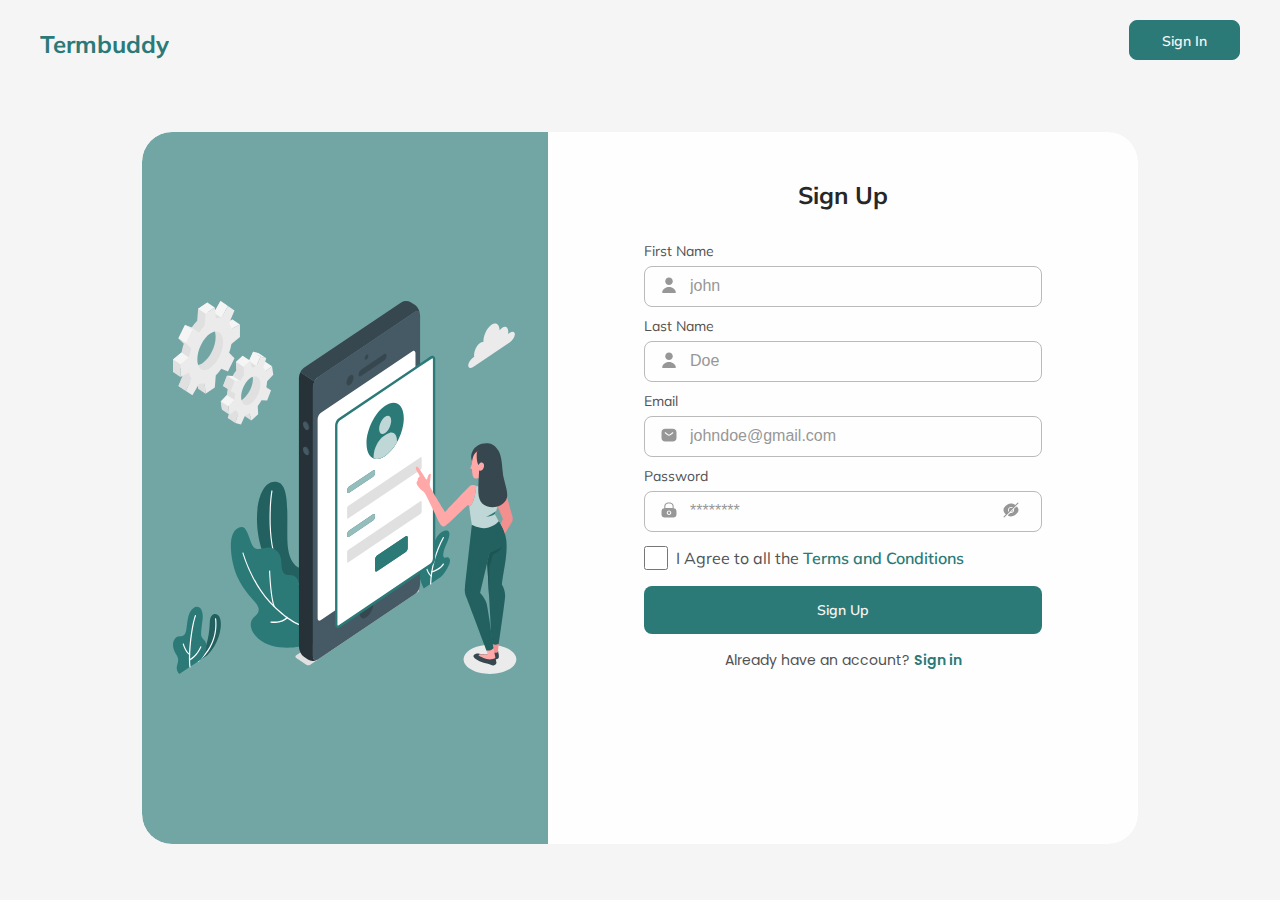
<file: index.html>
<!DOCTYPE html>
<html lang="en">
<head>
    <script src="signUp.js" defer></script>
    <meta charset="UTF-8">
    <meta http-equiv="X-UA-Compatible" content="IE=edge">
    <meta name="viewport" content="width=device-width, initial-scale=1.0">
    <link rel="stylesheet" href="css/signUp.css">
    <title>Sign Up</title>
</head>
<body>
    <header class="header">
        <nav class="nav container_two">
            <h1 class="logo"><a href="#">Termbuddy</a></h1>
            <button class="btn" >
                <a href="#"  class="link_"> Sign In</a>
            </button>
        </nav>
    </header>
    <main>
        <section class="sign_up_section">
                <div class="split container">
                       <div class="img_part">
                           <img src="img/amico.svg" alt="hero" class="hero_img">
                       </div>
                       <div class="form_part">
                        <!--placeholder method will hook to backend later-->
                        <form action="#" name="signUp" class="form" id="form" method="post">
                            <h1 class=" section_title sign_up">Sign up</h1>
                                <div class="form_field ">
                                    <label for="firstName" class="input">First Name</label>
                                    <div class="svg_con">
                                       <input type="text" class=" input_field" placeholder="john" name="firstName" id="firstName">
                                       <img src="img/user.svg" alt="" class="x_icon">
                                       <small>
                                           <img src="img/Icons.svg" alt="" class="error">
                                           First Name cannot be empty
                                        </small>
                                    </div>
                                </div>

                                <div class="form_field ">
                                     <label for="lastName" class="input">Last Name</label>
                                     <div class="svg_con">
                                        <input type="text" class=" input_field" placeholder="Doe" name="lastName" id="lastName">
                                         <img src="img/user.svg" alt="" class="x_icon">
                                         <small>
                                             <img src="img/Icons.svg" alt="" class="error">
                                             Last Name cannot be empty
                                        </small>
                                        </div>
                                </div>
                
                                <div class="form_field">
                                    <label for="email" class="input">Email</label>
                                    <div class="svg_con">
                                       <input type="text" class=" input_field" placeholder="johndoe@gmail.com" name="email" id="email">
                                        <img src="img/sms.svg" alt="" class="x_icon">
                                        <small>
                                            <img src="img/Icons.svg" alt="" class="error">
                                            Provide a valid email address
                                        </small>
                                     </div>
                                </div>
                               
                                <div class="form_field">
                                   <label for="password" class="input">Password</label>
                                   <div class="svg_con">
                                       <input type="password" class="input_field xx" placeholder="********" name="password" id="password">
                                        <img src="img/lock.svg" alt="" class="x_icon">
                                        <img src="img/eye-slash.svg" alt="" class="x_icon_two">
                                        <small class="pass_err">
                                            <img src="img/Icons.svg" alt="" class="error">
                                            <p >Enter a password which should at least be a  minimum of 8 characters including a minimum  of 1 number, an uppercase letter and a special character [!@#$%^&*]</p>
                                        </small>
                                        </div>
                                </div>
                                
                                <div class="check_area">
                                <label for="checkbox" class="input">
                                  <div class="svg_con_two">
                                   <input type="checkbox" class=" inp" name="checkbox"  id="checkbox" >
                                     <p class="terms_two">I Agree to all the <a href="#" class="terms">Terms and Conditions</a></p>
                                     </div>
                                     <small class="pass_err">
                                        <img src="img/Icons.svg" alt="" class="error">
                                        <p>please agree to the terms and conditions</p>
                                    </small>
                                </label>
                                </div>
                                <button class="btn_alt btn_altt" data-item="Sign In">
                                    <a href="#"  class="link_"> Sign Up</a>
                                </button>
                        </form>
                        <div class="form_bottom">
                            <p class="section_title_normal">Already have an account? <a href="#">Sign in</a> </p>
                        </div>
                       </div>
        </section>
    </main>
    
</body>
</html>
</file>
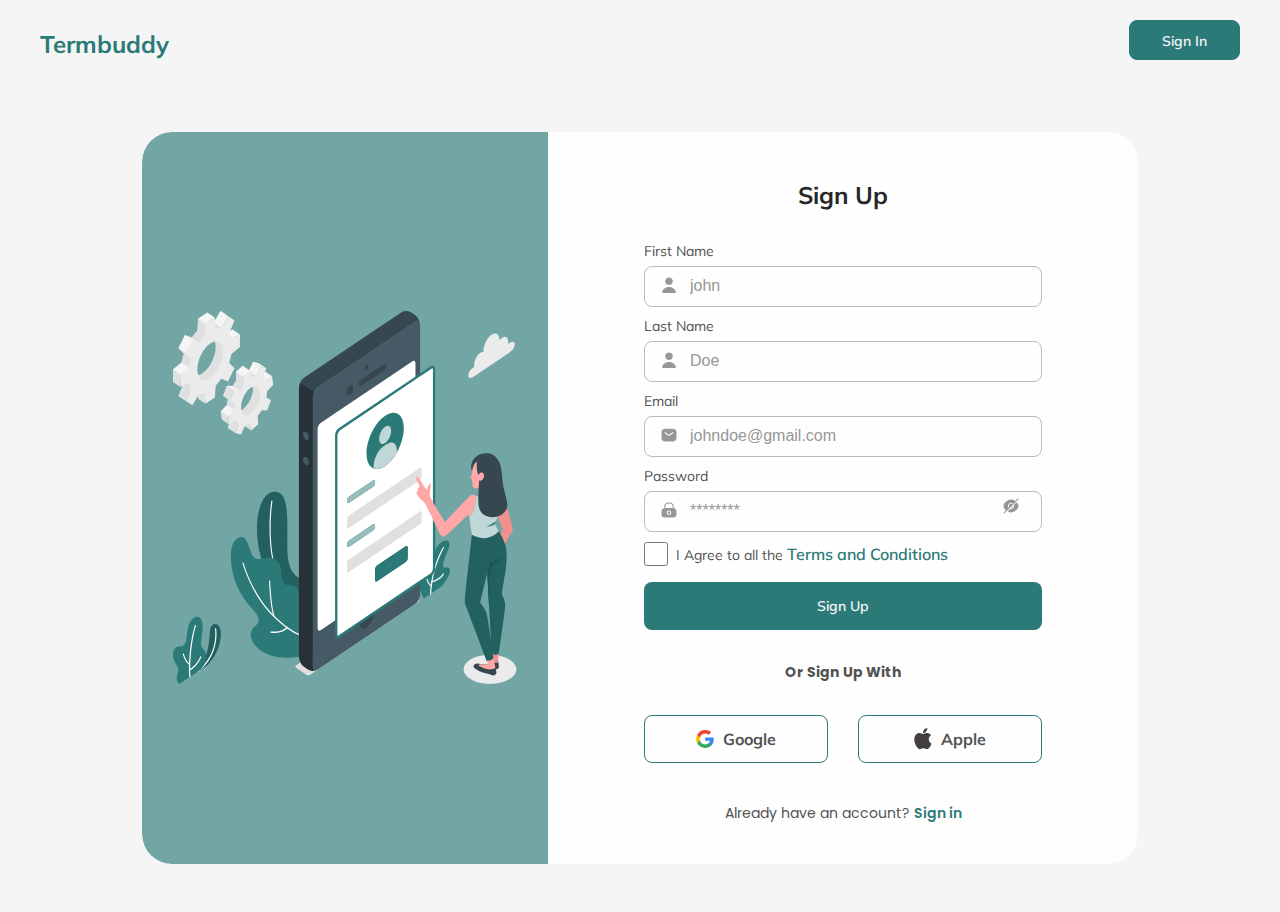
<file: signUp.html>
<!DOCTYPE html>
<html lang="en">
<head>
    <script src="signUp.js" defer></script>
    <meta charset="UTF-8">
    <meta http-equiv="X-UA-Compatible" content="IE=edge">
    <meta name="viewport" content="width=device-width, initial-scale=1.0">
    <link rel="stylesheet" href="css/signUp.css">
    <title>Document</title>
</head>
<body>
    <header>
        <nav class="nav container_two">
            <h1 class="logo"><a href="#">Termbuddy</a></h1>
            <button class="btn btn_altt" data-item="Sign In">
                <a href="#"  class="link_"> Sign In</a>
            </button>
        </nav>
    </header>
    <main>
        <section class="sign_up_section">
                <div class="split container">
                       <div class="img_part">
                           <img src="img/amico.svg" alt="hero" class="hero_img">
                       </div>
                       <div class="form_part">
                        <!--placeholder method will hook to backend later-->
                        <form action="#" name="signUp" class="form" id="form" method="post">
                            <h1 class=" section_title sign_up">Sign up</h1>
                                <div class="form_field ">
                                    <label for="firstName" class="input">First Name</label>
                                    <div class="svg_con">
                                       <input type="text" class=" input_field" placeholder="john" name="firstName" id="firstName">
                                       <img src="img/user.svg" alt="" class="x_icon">
                                       <small>
                                           <img src="img/Icons.svg" alt="" class="error">
                                           First Name cannot be empty
                                        </small>
                                    </div>
                                </div>

                                <div class="form_field ">
                                     <label for="lastName" class="input">Last Name</label>
                                     <div class="svg_con">
                                        <input type="text" class=" input_field" placeholder="Doe" name="lastName" id="lastName">
                                         <img src="img/user.svg" alt="" class="x_icon">
                                         <small>
                                             <img src="img/Icons.svg" alt="" class="error">
                                             Last Name cannot be empty
                                        </small>
                                        </div>
                                </div>
                
                                <div class="form_field">
                                    <label for="email" class="input">Email</label>
                                    <div class="svg_con">
                                       <input type="text" class=" input_field" placeholder="johndoe@gmail.com" name="email" id="email">
                                        <img src="img/sms.svg" alt="" class="x_icon">
                                        <small>
                                            <img src="img/Icons.svg" alt="" class="error">
                                            Provide a valid email address
                                        </small>
                                     </div>
                                </div>
                               
                                <div class="form_field">
                                   <label for="password" class="input">Password</label>
                                   <div class="svg_con">
                                       <input type="password" class="input_field " placeholder="********" name="password" id="password">
                                        <img src="img/lock.svg" alt="" class="x_icon">
                                        <img src="img/eye-slash.svg" alt="" class="x_icon_two">
                                        <small class="pass_err">
                                            <img src="img/Icons.svg" alt="" class="error">
                                            <p >Enter a password which should at least be a  minimum of 8 characters including a minimum  of 1 number, an uppercase letter and a special character [!@#$%^&*]</p>
                                        </small>
                                        </div>
                                </div>
                                
                                <div class="check_area">
                                <label for="checkbox" class="input">
                                  <div class="svg_con_two">
                                   <input type="checkbox" class=" inp" name="checkbox"  id="checkbox" >
                                     <p >I Agree to all the <a href="#" class="terms">Terms and Conditions</a></p>
                                     </div>
                                     <small class="pass_err">
                                        <img src="img/Icons.svg" alt="" class="error">
                                        <p>please agree to the terms and conditions</p>
                                    </small>
                                </label>
                                </div>
                                <button class="btn_alt btn_altt" data-item="Sign In">
                                    <a href="#"  class="link_"> Sign Up</a>
                                </button>
                        </form>
                        <div class="form_bottom">
                            <h2 class="section_title section_title_normal">Or Sign Up with</h2>
                            <div class="sign_up_other">
                                <button class="btn_other">
                                    <img src="img/Group.svg" alt="google logo" class="z_icon">
                                     Google
                                </button>
                                <button class="btn_other">
                                    <img src="img/apple_logo.svg" alt="apple logo" class="z_icon">
                                    Apple
                                </button>
                            </div>
                            <p class="section_title_normal">Already have an account? <a href="#">Sign in</a> </p>
                        </div>
                       </div>
        </section>
    </main>
    
</body>
</html>
</file>
<file: css/signUp.css>
@import url('https://fonts.googleapis.com/css2?family=Mulish:wght@200;300;400;500;600;700&family=Poppins:wght@300;400;500;600&display=swap');

/* font-family: 'Mulish', sans-serif;

font-family: 'Poppins', sans-serif; */

:root{
    --primary-color:#72A6A5;
    --secondary-color:#2B7A78;
    --alternate-color:#196360;
    --body-color:#F5F5F5;
    --body-color-alt:#FEFEFE;
    --section-heading-color:#272727;
    --section-size:24px;
    --text-color:#525252;
    --img-bg: #B8D3D2;
    --alert:#F9C3B4;
    --place-holder-icon-color:#979797;
    --place-icon-size:18px;
    --primary-font:'Mulish', sans-serif;
    --alt-font:'Poppins', sans-serif;
    --text-size:14px;
    --margin-ss:1rem;
    --margin-sm:1.5rem;
    --margin-sx:2rem;
    --margin-sl:2.5rem;
    --margin-xl:3rem;
    --padding-ss:1rem;
    --padding-sm:1.5rem;
    --padding-sx:2rem;
    --padding-sl:2.5rem;
    --padding-xl:3rem;
    --btn-padding:8px 32px;
    --btn-padding-two:8px 32px;
}

*{
    padding: 0;
    margin: 0;
    list-style: none;
    text-decoration: none;
    box-sizing: border-box;
    overflow-x: hidden;
}

html{
    scroll-behavior: smooth;
}
body{
    background-color: var(--body-color);
    color: var(--text-color);
    font-family: var(--primary-font);
    font-size: var(--text-size);
    overflow-x: hidden;
}
img{
    max-width: 100%;
}
button,
input{
    border: none;
}
input{
    border: 1px solid #BABABA;
    border-radius: 8px;
    background-color:var(--body-color-alt);
}
input[type='checkbox'] {
    accent-color:var(--secondary-color);
}
input:focus{   
    border: 1.9px solid var(--primary-color);
    outline: none;
}
input.inp{
    width: 24px;
    height: 24px;
}

button{
    cursor: pointer;
}


.section_title{
    font-size: var(--section-size);
    color:var(--section-heading-color);
    font-weight: 700;
    text-align: center;
    text-transform: capitalize;
    margin:1rem;
}
.section_title_normal{
    text-align: center;
    font-size: var(--text-size);
    font-family: var( --alt-font);
    color: var(--text-color)
}
.section_title_normal a{
    font-weight: 600;
    color:var(--secondary-color);
}
.container{
    max-width: 996px;
    margin-left: .5rem;
    margin-right: .5rem;
}
.container_two{
    max-width: 1200px;
    margin-left: var( --margin-ss);
    margin-right: var( --margin-ss);
}

/*******************************************************Nav*****************************************/
.header{
    height: 84px;
    background-color: var(--body-color);
    box-shadow: 0px 2px 4px rgba(0, 0, 0, 0.25);
}

.nav{
    display: flex;
    align-items: flex-end;
    justify-content: space-between;
    height: 84px;
    padding-bottom: 10px;
}
.logo a{
    font-size: var(--section-size);
    color:var(--secondary-color);
    font-family: 700;
}
/******************************************************Buttons**************************************************/
.btn{
    position: relative;
    font-weight: 700;
    min-width: 84px;
    max-width: 120px;
    height: 40px;
    border: 1px solid var(--secondary-color);
    background: var(--body-color);
    border-radius: 8px;
    padding:var(--btn-padding-two);
    font-family: var(--primary-font);
}
.btn::before{
    position: absolute;
    content: "";
    background-color:#07302e;
    width: 110px;
    height: 38px;
    border-radius:7px;
    opacity:0;
    top: 0;
    left: 0;
    transition: all .4s;
}

.btn:active:before{
    position: absolute;
    content: "";
    width: 110px;
    height: 38px;
    border-radius:7px;
    opacity: 1;
    top: 0;
    left: 0;
    transition:all .5s;
}
.link_{
    font-size: var(--text-size);
    color:var(--secondary-color);
    font-weight: 600;
}
.btn_alt{
    position: relative;
    font-weight: 700;
    background-color: var(--secondary-color);
    min-width: 150px;
    max-width: 500px;
    height: 48px;
    margin-top: 5px;
    font-family: var(--primary-font);
    cursor: pointer;
    border-radius: 8px;
    margin-top: .5rem;
}

.btn_alt::before{
    position: absolute;
    content: "";
    background-color:var(--alternate-color);
    width: 100%;
    height: 47px;
    border-radius:7px;
    opacity:0;
    top: 0;
    left: 0;
    transition: all .8s;
}
.btn_alt:active:before{
    position: absolute;
    content: "";
    min-width: 149px;
    max-width: 440px;
    height: 47px;
    border-radius:7px;
    opacity: 1;
    top: 0;
    left: 0;
    transition:0;
}


.btn_altt{
    padding:var(--btn-padding-two);
    border-radius: 8px;
    background-color: var(--secondary-color);
}
.btn:hover{
    background-color: #dfecec;
}
.btn_altt:hover {
    background-color:var(--alternate-color);
    transition: all .5s;
}

.btn_alt a{
    color: var(--body-color-alt);
}

/*******************************************************Main section***************************************/
.sign_up_section{
    display: grid;
    place-items: center;
}
.form_container{
    width: 100%;
    justify-self: center;
}
.hero_img{
    justify-self: center;
    border-radius: 10px 0 0 10px; 
    max-width: 65%;
}
.split{
    width: 90%;
    min-width: 50%;
    height: 856px;
    display: flex;
    flex-direction: column;
    height: auto;
    background-color:var(--body-color);
    border-radius: 10px;
}
.split_form{
    display: flex;
    flex-direction: column;
}
.img_part{
    border-radius: 10px 10px 0 0; 
    display: grid;
   background-color:var(--body-color);
}
.form_part{
    background-color:var(--body-color-alt);
    padding:10px 14px ;
    border-radius: 15px;
    display: flex;
    flex-direction: column;
    justify-items: center;
    row-gap: 1.5rem;
    margin-top: 2rem;
}
.sign_up_section{
    padding: 3rem 0;
}
.form{
    display: flex;
    flex-direction: column;
}

.input{
    margin-bottom: 5px;
}
.form_field{
    display: flex;
    flex-direction: column;
    position: relative;
    margin-bottom: 10px;  
}
.svg_con{
    position: relative;
}
.svg_con_two{
    display: flex;
    align-items: center;
}

.input_field{
   width: 100%;
   padding: 12px 40px;
   margin-top: 1px;
   position: relative;
}
.x_icon{
    position: absolute;
    width: var( --place-icon-size);
    left: 1rem;
    top: .7rem;
}
.oth{
    position: relative;
}
.x_icon_two{
    position: relative;
    width: var( --place-icon-size);
    left: 90%;
    bottom: 1.7rem;
    cursor: pointer;
}
.check_area{
    margin:-22px 0 8px 0;
}
.form_field .pass_err{
    margin: -15px 0 22px 0;
}
.check_area .svg_con{
    display: flex;
}
.check_area .pass_err{
    margin:6px 0 0 0;
}
.inp{
    margin-right: .5rem;
    cursor: pointer;
}
.input_error{
    position: absolute;
    width: var( --place-icon-size);
    visibility: hidden;
    right: 1rem;
}
.pass_err p{
    width:100%;
}
.terms{
    color:var(--secondary-color);
    font-weight: 600;
    font-size:var(--text-size);
}
.terms_two{
    font-size: var(--text-size);
}
.form_bottom{
    display: flex;
    flex-direction: column;
    justify-content: center;
    margin:-.5rem 0 .5rem 0;
}
.sign_up_other{
    display: flex;
    justify-content: space-between;
    margin-bottom: var(--margin-sl);
}
.btn_other{
    display: flex;
    align-items: center;
    justify-content: center;
    column-gap: 5%;
   /* padding: 12px 10px;*/
    min-width: 140px;
    max-width: 184px;
    font-size: 16px;
    font-weight: 700;
    height: 48px;
    color: var(--text-color);
    border: 1px solid var(--secondary-color);
    border-radius: 8px;
    background:none;
    font-family: var(--primary-font);
}
.z_icon{
    width: var( --place-icon-size);
}
.xx{
    margin-bottom: .3rem;
}
small.pass_err{
    margin: .3rem 0 1rem;
}
small{
    margin-top: .3rem;
    font-size: var(--text-size);
    background-color: #F9C3B4;
    padding: 10px 12px;
    border-radius: 8px;
    display:none;
    align-items: center;
    column-gap: 8px;
    color:  #ED4A1F;
}

.svg_con.success small{
    display: none;
}
.svg_con.error small{
    display: flex;
}
.svg_con_two.error ~ small{
    display: flex;
}
.svg_con_two.success ~ small{
    display: none;
}
.xx{
    margin-bottom: -.1rem;
}

/*************************************************************Media screens************************************/
@media screen and (max-width:350px) {
    .btn_other{
        min-width: 100px;
        max-width: 124px;
    }
}
@media screen and (min-width:500px) {
    .split{
        width: 400px;
    }
    .btn_other{
        min-width: 145px;
        max-width: 184px;
    }
    .terms,
    .terms_two{
        font-size: 16px;
    }
    .form_part{
        padding:16px 32px ;
    }
}
@media screen and (max-width:996px) {
    
}

@media screen and (min-width:996px) {
    .container{
        margin-left: auto;
        margin-right: auto;
    }
    .section_title{
        margin-bottom:var(--margin-sx);
    }
    .form_part,
    input{
        background-color: var(--body-color-alt);
    }
    .img_part{
       background-color:var(--primary-color);
    }
    .form_part{
        border-radius: 0 30px 30px 0;
        margin-top:0 ;
    }
  .split{
      width:90%;
      flex-direction: row;
      border-radius: 30px;
  }
  .img_part{
      border-radius: 30px 0 0 30px; 
      width: 406px;
  }
  small.pass_err{
    margin-top: -1.5rem;
}
  .form_part{
      width: 590px;
      padding:32px 96px;
      min-height: 712px;
     
  }
  .form_field .pass_err{
    margin-top: -22px;
}
  .hero_img{
      border-radius: 0;
      align-self: center;
      max-width: 344.3px;
      height: 373.03px;
  }
 .input_field{
    padding: 12px 45px;
 }

 input.inp{
     width: 24px;
     height: 24px;
 }
 .checkbox{
    align-items: center;
}
.btn{
    font-size:16px;
 }
 input::placeholder{
    font-size: 16px;
    line-height: 24px;
    font-weight: 400;
    color: #979797;
  }
  .nav{
    padding: 1.5rem 0;
   }
  .header{
    box-shadow: none;
  }
  .btn_altt a{
    color:var(--body-color);
  }
 .xx{
    margin-bottom: .25rem;
 }
 .x_icon_two{
    bottom:2.2rem;
 }
 .btn{
     background-color: var(--secondary-color);
 }
 .btn:hover{
     background-color:var(--alternate-color);
 }
 .btn a{
     color: var(--body-color);
 }
}
@media screen and (min-width:1200px) {
    .split{
        width: 80%;
    }
    .container_two{
        margin-left: auto;
        margin-right: auto;
    }
    .btn_other{
        min-width: 184px;
        max-width: 184px;
    }
}
</file>
